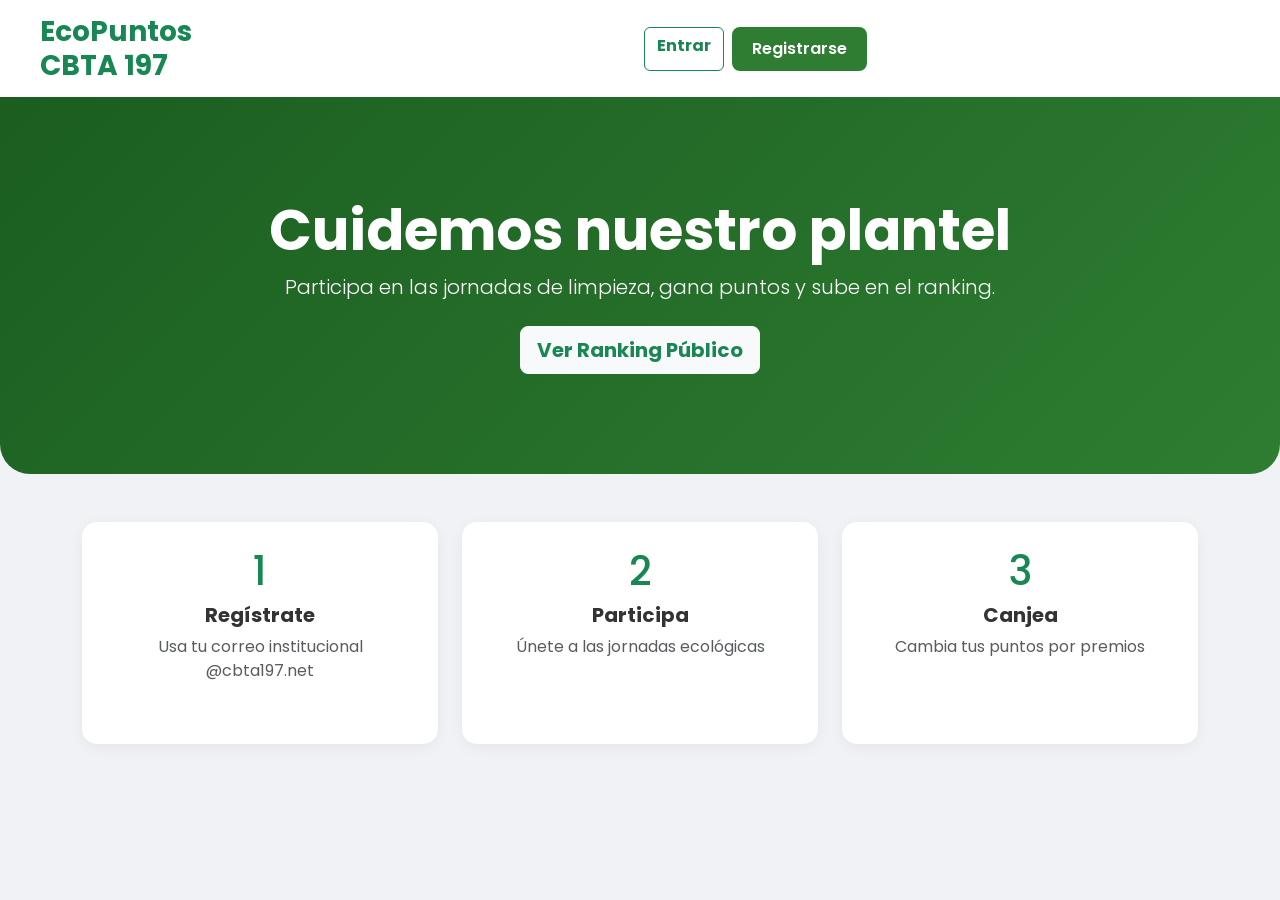
<file: index.html>
<!DOCTYPE html>
<html lang="es">
<head>
  <meta charset="UTF-8">
  <meta name="viewport" content="width=device-width, initial-scale=1.0">
  <title>Inicio - EcoPuntos CBTA 197</title>
  <link href="https://cdn.jsdelivr.net/npm/bootstrap@5.3.0/dist/css/bootstrap.min.css" rel="stylesheet">
  <link rel="stylesheet" href="css/estilos.css">
</head>
<body class="pagina-inicio">

  <div class="barra-superior">
    <h3 class="m-0 fw-bold text-success">EcoPuntos CBTA 197</h3>
    <div class="d-flex gap-2 w-100 w-md-auto justify-content-center">
      <a href="login.html" class="btn btn-outline-success fw-bold">Entrar</a>
      <a href="registro.html" class="btn boton-verde">Registrarse</a>
    </div>
  </div>

  <div class="hero">
    <h1 class="display-4 fw-bold">Cuidemos nuestro plantel</h1>
    <p class="lead mb-4">Participa en las jornadas de limpieza, gana puntos y sube en el ranking.</p>
    <a href="ranking.html?desde=inicio" class="btn btn-light btn-lg fw-bold text-success">Ver Ranking Público</a>
  </div>

  <div class="container my-5 text-center">
    <div class="row g-4">
      <div class="col-12 col-md-4">
        <div class="tarjeta h-100">
          <h1 class="text-success">1</h1>
          <h5 class="fw-bold">Regístrate</h5>
          <p class="text-muted">Usa tu correo institucional @cbta197.net</p>
        </div>
      </div>
      <div class="col-12 col-md-4">
        <div class="tarjeta h-100">
          <h1 class="text-success">2</h1>
          <h5 class="fw-bold">Participa</h5>
          <p class="text-muted">Únete a las jornadas ecológicas</p>
        </div>
      </div>
      <div class="col-12 col-md-4">
        <div class="tarjeta h-100">
          <h1 class="text-success">3</h1>
          <h5 class="fw-bold">Canjea</h5>
          <p class="text-muted">Cambia tus puntos por premios</p>
        </div>
      </div>
    </div>
  </div>

</body>
</html>
</file>
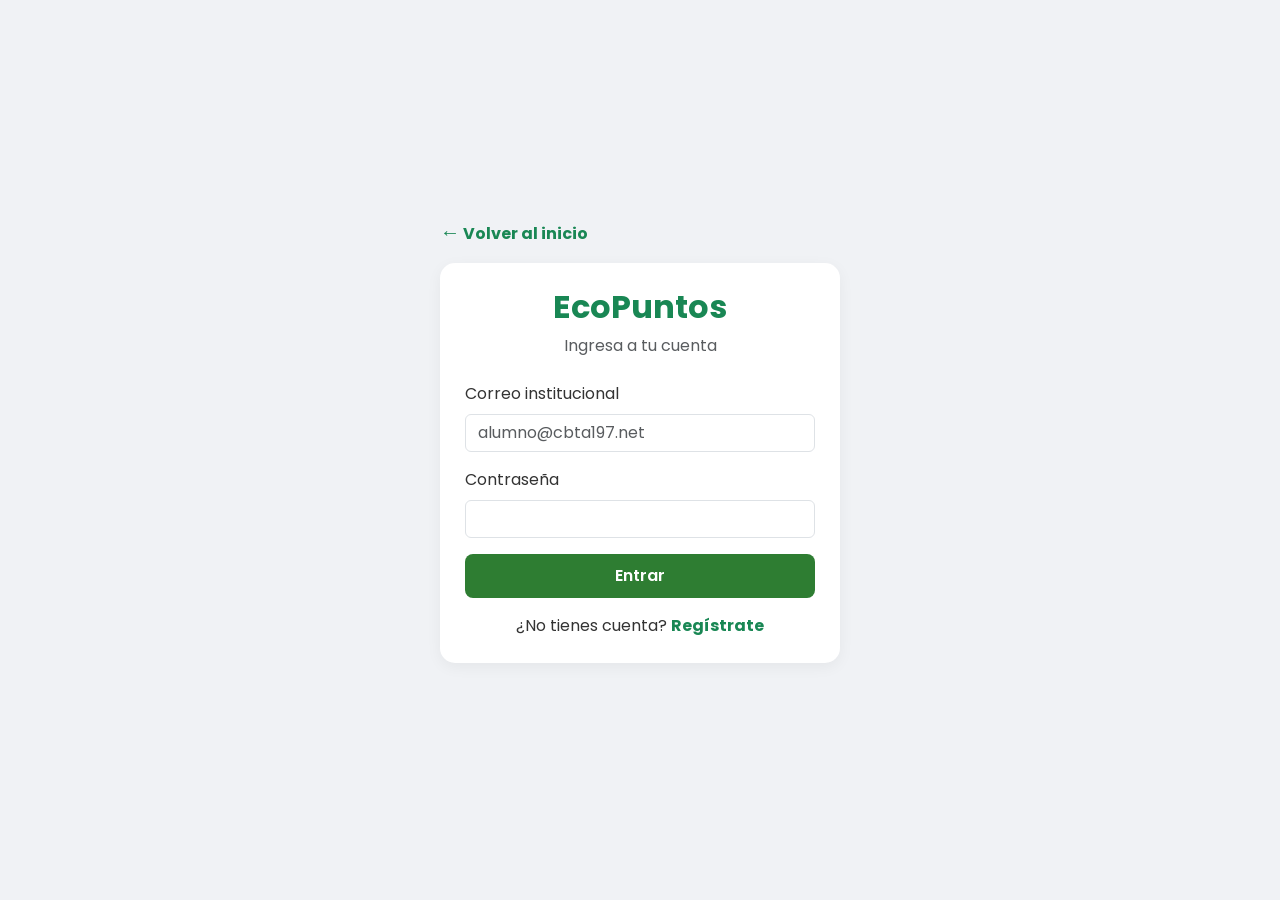
<file: login.html>
<!DOCTYPE html>
<html lang="es">
<head>
  <meta charset="UTF-8">
  <meta name="viewport" content="width=device-width, initial-scale=1.0">
  <title>Iniciar Sesión - EcoPuntos</title>
  <link href="https://cdn.jsdelivr.net/npm/bootstrap@5.3.0/dist/css/bootstrap.min.css" rel="stylesheet">
  <link rel="stylesheet" href="css/estilos.css">
</head>
<body class="d-flex align-items-center justify-content-center p-3" style="min-height: 100vh; background-color: #f0f2f5;">

  <div class="w-100" style="max-width: 400px;">
    
    <a href="index.html" class="text-success text-decoration-none fw-bold mb-3 d-inline-block">
      <span class="fs-5">←</span> Volver al inicio
    </a>

    <div class="tarjeta">
      <div class="text-center mb-4">
        <h2 class="fw-bold text-success">EcoPuntos</h2>
        <p class="text-muted">Ingresa a tu cuenta</p>
      </div>

      <form onsubmit="login(event)">
        <div class="mb-3">
          <label class="form-label">Correo institucional</label>
          <input type="email" class="form-control" id="correoLogin" placeholder="alumno@cbta197.net" required>
        </div>
        <div class="mb-3">
          <label class="form-label">Contraseña</label>
          <input type="password" class="form-control" id="passLogin" required>
        </div>
        <button type="submit" class="btn boton-verde w-100">Entrar</button>
      </form>

      <p class="text-center mt-3 mb-0">
        ¿No tienes cuenta? <a href="registro.html" class="text-success fw-bold text-decoration-none">Regístrate</a>
      </p>
    </div>

  </div>

  <script src="js/script.js"></script>
</body>
</html>
</file>
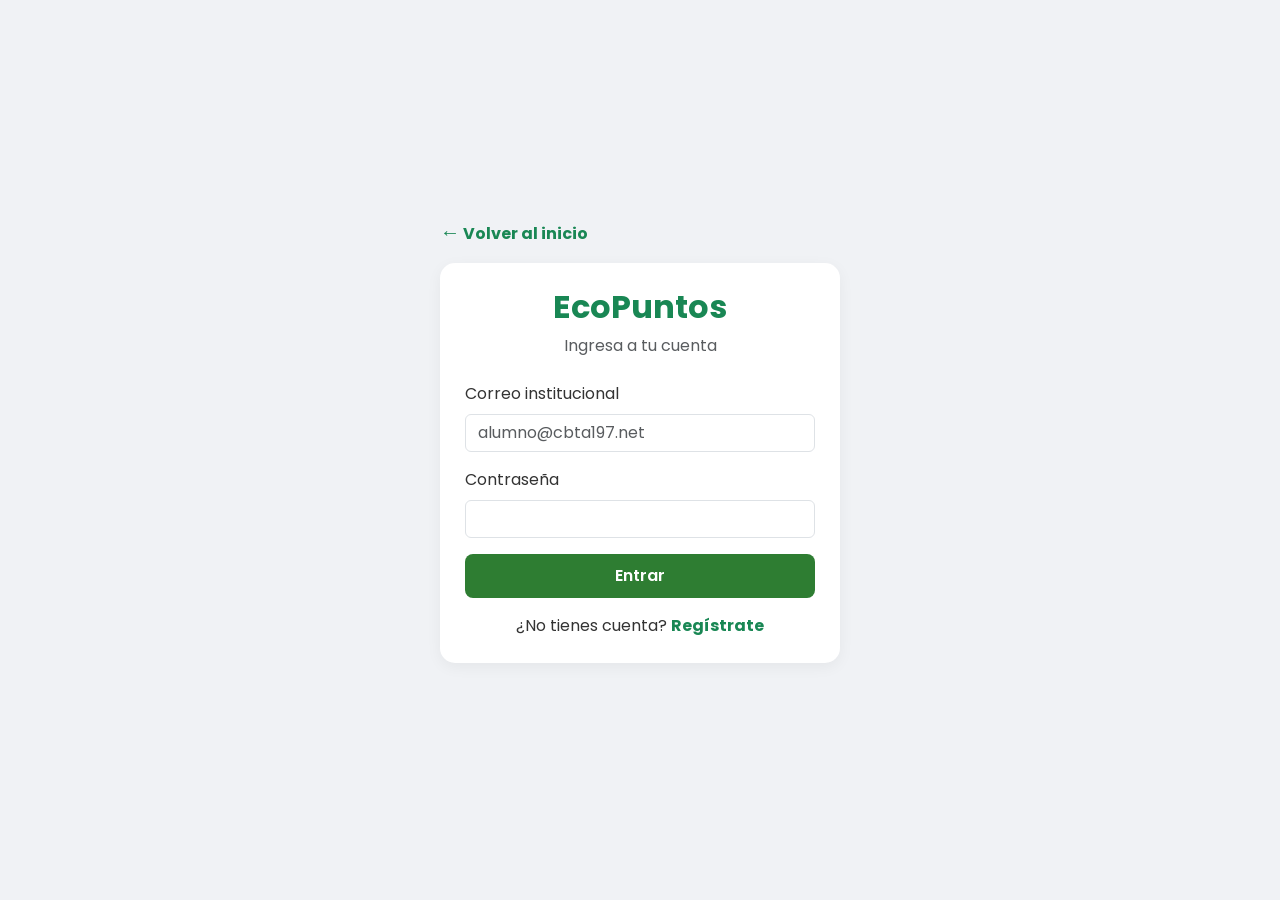
<file: maestro.html>
<!DOCTYPE html>
<html lang="es">
<head>
  <meta charset="UTF-8">
  <meta name="viewport" content="width=device-width, initial-scale=1.0">
  <title>Panel Maestro - EcoPuntos</title>
  <link href="https://cdn.jsdelivr.net/npm/bootstrap@5.3.0/dist/css/bootstrap.min.css" rel="stylesheet">
  <link rel="stylesheet" href="css/estilos.css">
</head>
<body>

  <div class="menu-lateral">
    <h2>EcoPuntos</h2>
    <a href="maestro.html" class="activo">Panel Maestro</a>
    <a href="ranking.html">Ranking</a>
    <a href="#" onclick="cerrarSesion()" class="mt-auto text-warning mt-md-auto mt-2">Cerrar Sesión</a>
  </div>

  <div class="contenido-principal">
    <h2 class="fw-bold mb-4">Gestión de Jornadas</h2>

    <div class="row g-4">
      <div class="col-12 col-md-5">
        <div class="tarjeta">
          <h5 class="fw-bold mb-3">Asignar puntos</h5>
          <form>
            <div class="mb-3">
              <label class="form-label">Grupo o alumno</label>
              <input type="text" class="form-control" placeholder="Ej. 5°ATP - Guillermo" required>
            </div>

            <div class="mb-3">
              <label class="form-label">Tipo de jornada</label>
              <select class="form-select">
                <option>Reciclaje de PET</option>
                <option>Limpieza de áreas verdes</option>
                <option>Separación de residuos</option>
              </select>
            </div>

            <div class="mb-3">
              <label class="form-label">Puntos a asignar</label>
              <input type="number" class="form-control" value="50" min="1" required>
            </div>

            <button type="submit" class="btn boton-verde w-100">Registrar jornada</button>
          </form>
        </div>
      </div>

      <div class="col-12 col-md-7">
        <div class="tarjeta">
          <h5 class="fw-bold mb-3">Registros recientes</h5>
          <div class="table-responsive">
            <table class="table table-hover">
              <thead>
                <tr>
                  <th>Grupo</th>
                  <th>Jornada</th>
                  <th>Puntos</th>
                  <th>Acción</th>
                </tr>
              </thead>
              <tbody>
                <tr>
                  <td>5°ATP</td>
                  <td>Reciclaje PET</td>
                  <td class="text-success fw-bold">+50</td>
                  <td><button class="btn btn-sm btn-outline-danger">Anular</button></td>
                </tr>
                <tr>
                  <td>3°B</td>
                  <td>Limpieza</td>
                  <td class="text-success fw-bold">+100</td>
                  <td><button class="btn btn-sm btn-outline-danger">Anular</button></td>
                </tr>
                <tr>
                  <td>1°A</td>
                  <td>Separación</td>
                  <td class="text-success fw-bold">+75</td>
                  <td><button class="btn btn-sm btn-outline-danger">Anular</button></td>
                </tr>
              </tbody>
            </table>
          </div>
        </div>
      </div>
    </div>
  </div>

  <script src="js/script.js"></script>
  <script>
    protegerPagina();
  </script>
</body>
</html>
</file>
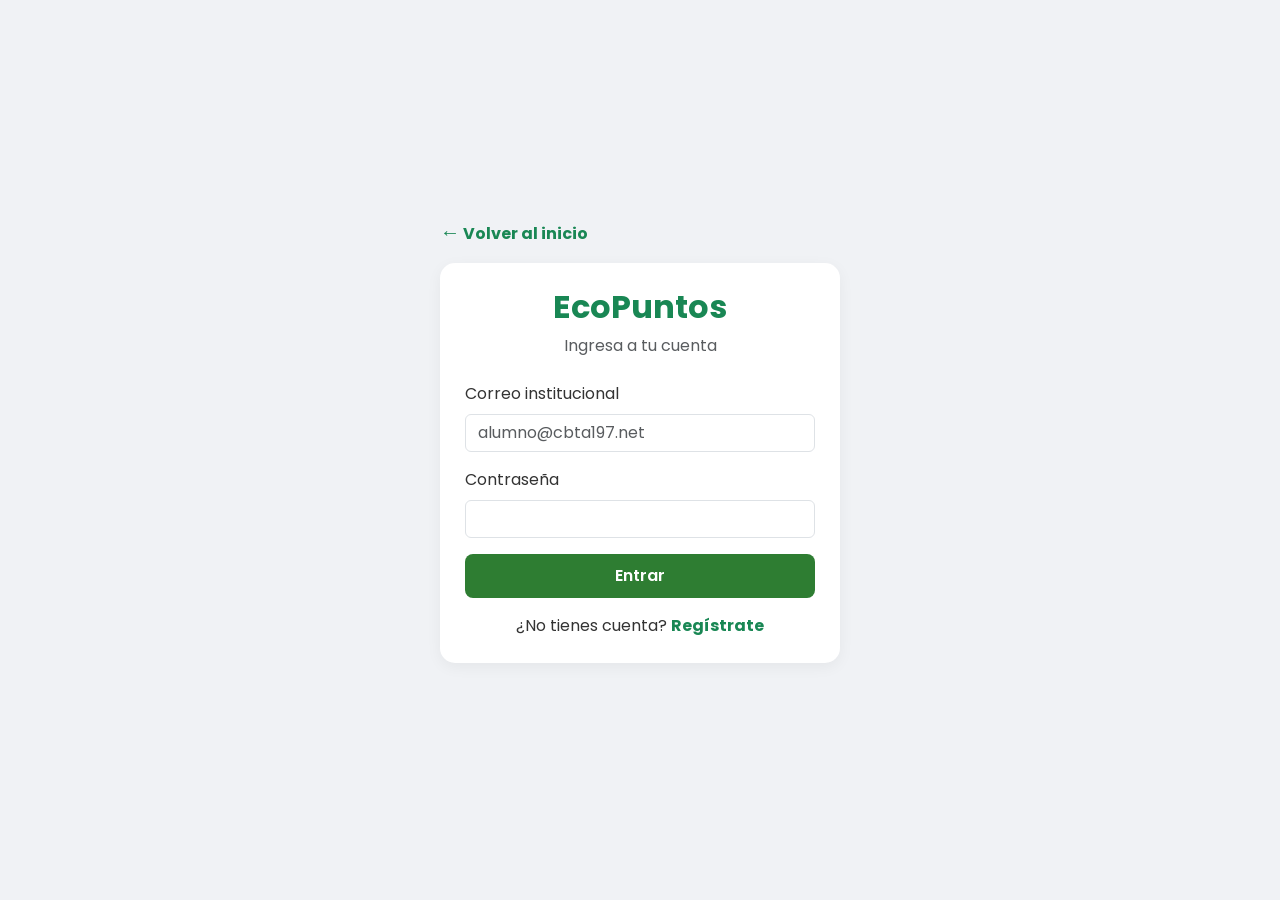
<file: perfil.html>
<!DOCTYPE html>
<html lang="es">
<head>
  <meta charset="UTF-8">
  <meta name="viewport" content="width=device-width, initial-scale=1.0">
  <title>Mi Perfil - EcoPuntos</title>
  <link href="https://cdn.jsdelivr.net/npm/bootstrap@5.3.0/dist/css/bootstrap.min.css" rel="stylesheet">
  <link rel="stylesheet" href="css/estilos.css">
</head>
<body>

  <div class="menu-lateral">
    <h2>EcoPuntos</h2>
    <a href="perfil.html" class="activo">Mi Perfil</a>
    <a href="ranking.html">Ranking</a>
    <a href="tienda.html">Tienda</a>
    <a href="#" onclick="cerrarSesion()" class="mt-auto text-warning mt-md-auto mt-2">Cerrar Sesión</a>
  </div>

  <div class="contenido-principal">
    <h2 class="fw-bold mb-4">Hola, <span id="nombrePerfil">...</span></h2>

    <div class="row g-4">
      <div class="col-12 col-md-5">
        <div class="tarjeta tarjeta-puntos text-center">
          <h5 class="fw-light">Mis Puntos Totales</h5>
          <h1 class="display-3 fw-bold" id="puntosPerfil">0</h1>
          <p class="m-0">Posición actual: <strong id="posicionPerfil">#--</strong></p>
        </div>
      </div>

      <div class="col-12 col-md-7">
        <div class="tarjeta">
          <h5 class="fw-bold mb-3">Mis Datos</h5>
          <p><strong>Correo:</strong> <span id="correoPerfil"></span></p>
          <p><strong>Grupo:</strong> <span id="grupoPerfil"></span></p>
          <hr>
          <a href="tienda.html" class="btn boton-verde w-100">Ir a la Tienda de Premios</a>
        </div>
      </div>
    </div>

    <div class="tarjeta mt-2">
      <h5 class="fw-bold mb-3">Historial de Actividades</h5>
      <ul class="list-group list-group-flush">
        <li class="list-group-item d-flex justify-content-between align-items-center">
          Reciclaje de PET <span class="badge bg-success rounded-pill">+50 pts</span>
        </li>
        <li class="list-group-item d-flex justify-content-between align-items-center">
          Limpieza de áreas verdes <span class="badge bg-success rounded-pill">+100 pts</span>
        </li>
        <li class="list-group-item d-flex justify-content-between align-items-center">
          Separación de residuos <span class="badge bg-success rounded-pill">+75 pts</span>
        </li>
      </ul>
    </div>
  </div>

  <script src="js/script.js"></script>
  <script>
    protegerPagina();
    mostrarPerfil();
  </script>
</body>
</html>
</file>
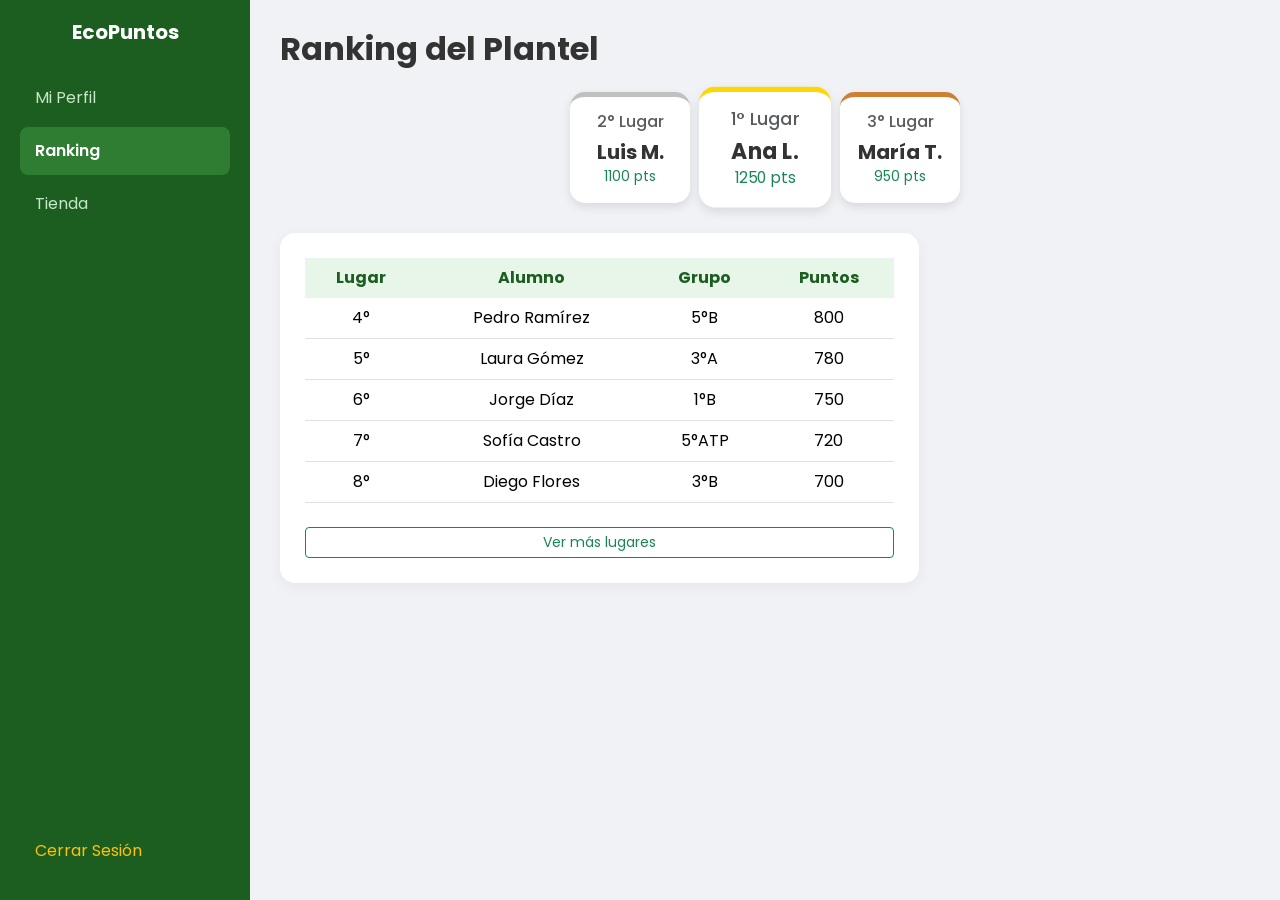
<file: ranking.html>
<!DOCTYPE html>
<html lang="es">
<head>
  <meta charset="UTF-8">
  <meta name="viewport" content="width=device-width, initial-scale=1.0">
  <title>Ranking - EcoPuntos</title>
  <link href="https://cdn.jsdelivr.net/npm/bootstrap@5.3.0/dist/css/bootstrap.min.css" rel="stylesheet">
  <link rel="stylesheet" href="css/estilos.css">
</head>
<body>

  <div class="menu-lateral">
    <h2>EcoPuntos</h2>
    <a href="perfil.html">Mi Perfil</a>
    <a href="ranking.html" class="activo">Ranking</a>
    <a href="tienda.html">Tienda</a>
    <a href="#" onclick="cerrarSesion()" class="mt-auto text-warning mt-md-auto mt-2">Cerrar Sesión</a>
  </div>

  <div class="contenido-principal">
    <h2 class="fw-bold mb-4">Ranking del Plantel</h2>

    <div class="tarjeta text-center p-5" id="mensajeBloqueo" style="display: none;">
      <h1 class="text-success display-1">🔒</h1>
      <h3 class="fw-bold mt-3">Debes iniciar sesión</h3>
      <p class="text-muted mb-4">Para poder ver tu posición y los puntos de tu grupo, primero ingresa a tu cuenta o regístrate.</p>
      <a href="login.html" class="btn boton-verde px-4 py-2 me-2">Iniciar Sesión</a>
      <a href="registro.html" class="btn btn-outline-success px-4 py-2">Registrarse</a>
    </div>

    <div id="contenedorRanking">
      
      <div class="podio">
        <div class="podio-item podio-2">
          <h6 class="text-muted">2° Lugar</h6>
          <h5 class="fw-bold m-0">Luis M.</h5>
          <small class="text-success">1100 pts</small>
        </div>
        <div class="podio-item podio-1">
          <h6 class="text-muted">1° Lugar</h6>
          <h5 class="fw-bold m-0">Ana L.</h5>
          <small class="text-success">1250 pts</small>
        </div>
        <div class="podio-item podio-3">
          <h6 class="text-muted">3° Lugar</h6>
          <h5 class="fw-bold m-0">María T.</h5>
          <small class="text-success">950 pts</small>
        </div>
      </div>

      <div class="row g-4">
        <div class="col-12 col-md-8">
          <div class="tarjeta">
            <div class="table-responsive">
              <table class="table table-hover tabla-ranking text-center">
                <thead>
                  <tr>
                    <th>Lugar</th>
                    <th>Alumno</th>
                    <th>Grupo</th>
                    <th>Puntos</th>
                  </tr>
                </thead>
                <tbody>
                  <tr><td>4°</td><td>Pedro Ramírez</td><td>5°B</td><td>800</td></tr>
                  <tr><td>5°</td><td>Laura Gómez</td><td>3°A</td><td>780</td></tr>
                  <tr><td>6°</td><td>Jorge Díaz</td><td>1°B</td><td>750</td></tr>
                  <tr><td>7°</td><td>Sofía Castro</td><td>5°ATP</td><td>720</td></tr>
                  <tr><td>8°</td><td>Diego Flores</td><td>3°B</td><td>700</td></tr>
                </tbody>
              </table>
            </div>
            <div class="text-center mt-2">
              <button class="btn btn-outline-success btn-sm w-100 w-md-auto">Ver más lugares</button>
            </div>
          </div>
        </div>

        <div class="col-12 col-md-4">
          <div class="tarjeta" id="panelMiPosicion" style="display: none; border-left: 5px solid #43a047;">
            <h6 class="text-muted fw-bold">TU POSICIÓN ACTUAL</h6>
            <div class="d-flex align-items-center mt-2">
              <h1 class="display-4 fw-bold text-success m-0 me-3" id="miPosicionNum">--</h1>
              <div>
                <p class="fw-bold m-0" id="miNombre">--</p>
                <small class="text-muted" id="miPuntos">-- pts</small>
              </div>
            </div>
          </div>
        </div>
      </div>

    </div>

  </div>

  <script src="js/script.js"></script>
  <script>
    controlarVistaRanking();
  </script>
</body>
</html>
</file>
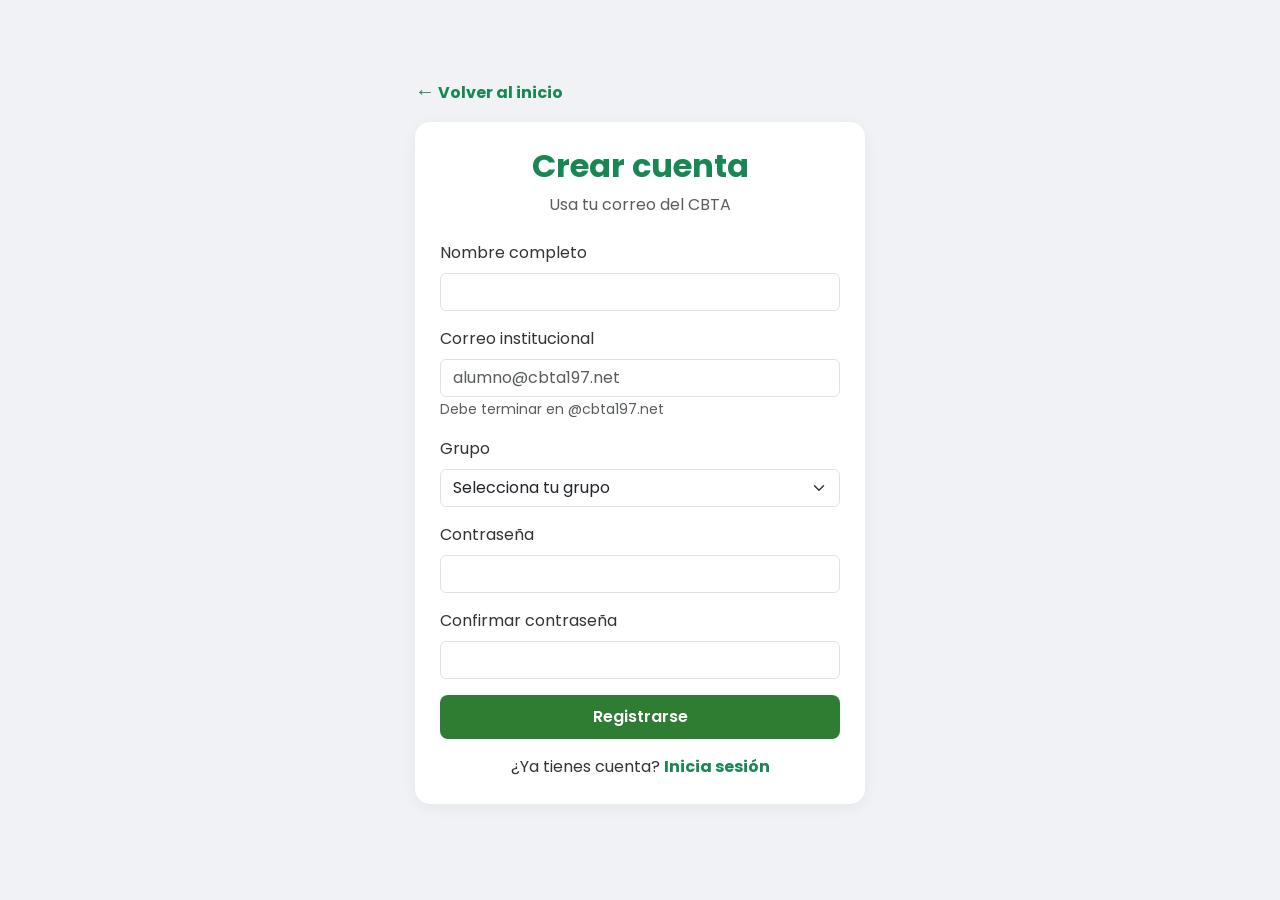
<file: registro.html>
<!DOCTYPE html>
<html lang="es">
<head>
  <meta charset="UTF-8">
  <meta name="viewport" content="width=device-width, initial-scale=1.0">
  <title>Registro - EcoPuntos</title>
  <link href="https://cdn.jsdelivr.net/npm/bootstrap@5.3.0/dist/css/bootstrap.min.css" rel="stylesheet">
  <link rel="stylesheet" href="css/estilos.css">
</head>
<body class="d-flex align-items-center justify-content-center p-3" style="min-height: 100vh; background-color: #f0f2f5;">

  <div class="w-100" style="max-width: 450px;">
    
    <a href="index.html" class="text-success text-decoration-none fw-bold mb-3 d-inline-block">
      <span class="fs-5">←</span> Volver al inicio
    </a>

    <div class="tarjeta">
      <div class="text-center mb-4">
        <h2 class="fw-bold text-success">Crear cuenta</h2>
        <p class="text-muted">Usa tu correo del CBTA</p>
      </div>

      <form onsubmit="registrar(event)">
        <div class="mb-3">
          <label class="form-label">Nombre completo</label>
          <input type="text" class="form-control" id="nombre" required>
        </div>

        <div class="mb-3">
          <label class="form-label">Correo institucional</label>
          <input type="email" class="form-control" id="correo" placeholder="alumno@cbta197.net" required>
          <small class="text-muted">Debe terminar en @cbta197.net</small>
        </div>

        <div class="mb-3">
          <label class="form-label">Grupo</label>
          <select class="form-select" id="grupo" required>
            <option value="">Selecciona tu grupo</option>
            <option>1°A</option>
            <option>1°B</option>
            <option>1°C</option>
            <option>1°D</option>
            <option>1°E</option>
            <option>1°F</option>
            <option>1°G</option>
            <option>1°H</option>
            <option>1°I</option>
            <option>1°J</option>
            <option>1°K</option>
            <option>3°ATAE</option>
            <option>3°ATAP</option>
            <option>3°ATB</option>
            <option>3°ATP</option>
            <option>3°ATPIA</option>
            <option>3°BTAE</option>
            <option>3°BTAP</option>
            <option>3°BTB</option>
            <option>3°BTPIA</option>
            <option>3°CTAE</option>
            <option>3°CTAP</option>
            <option>5°ATAE</option>
            <option>5°ATAP</option>
            <option>5°ATB</option>
            <option>5°ATP</option>
            <option>5°ATPIA</option>
            <option>5°BTAE</option>
            <option>5°BTAP</option>
            <option>5°BTB</option>
            <option>5°BTPIA</option>
            <option>5°CTAE</option>
            <option>5°CTAP</option>
          </select>
        </div>

        <div class="mb-3">
          <label class="form-label">Contraseña</label>
          <input type="password" class="form-control" id="pass1" required>
        </div>

        <div class="mb-3">
          <label class="form-label">Confirmar contraseña</label>
          <input type="password" class="form-control" id="pass2" required>
        </div>

        <button type="submit" class="btn boton-verde w-100">Registrarse</button>
      </form>

      <p class="text-center mt-3 mb-0">
        ¿Ya tienes cuenta? <a href="login.html" class="text-success fw-bold text-decoration-none">Inicia sesión</a>
      </p>
    </div>

  </div>

  <script src="js/script.js"></script>
</body>
</html>
</file>
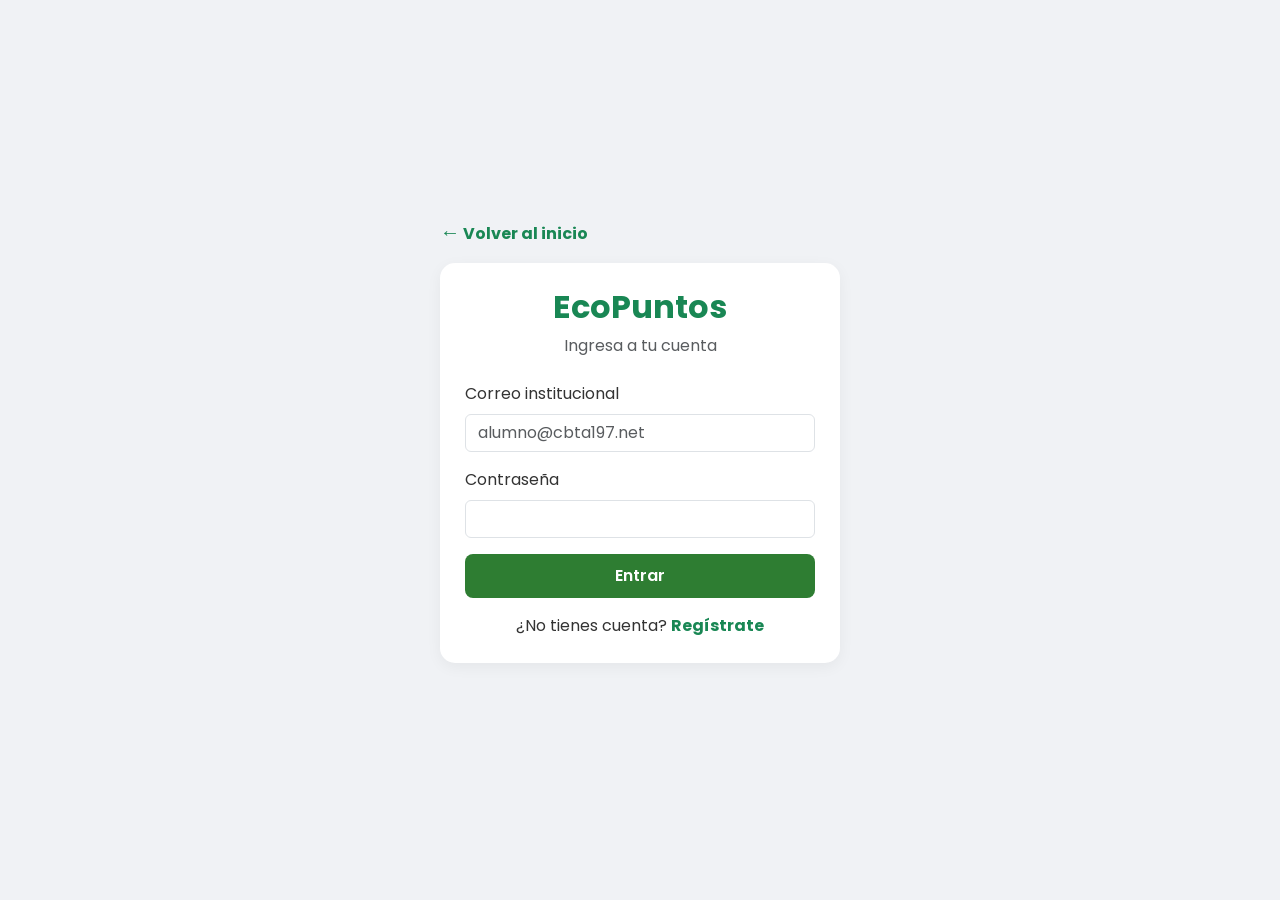
<file: tienda.html>
<!DOCTYPE html>
<html lang="es">
<head>
  <meta charset="UTF-8">
  <meta name="viewport" content="width=device-width, initial-scale=1.0">
  <title>Tienda - EcoPuntos</title>
  <link href="https://cdn.jsdelivr.net/npm/bootstrap@5.3.0/dist/css/bootstrap.min.css" rel="stylesheet">
  <link rel="stylesheet" href="css/estilos.css">
</head>
<body>

  <div class="menu-lateral">
    <h2>EcoPuntos</h2>
    <a href="perfil.html">Mi Perfil</a>
    <a href="ranking.html">Ranking</a>
    <a href="tienda.html" class="activo">Tienda</a>
    <a href="#" onclick="cerrarSesion()" class="mt-auto text-warning mt-md-auto mt-2">Cerrar Sesión</a>
  </div>

  <div class="contenido-principal">
    <div class="d-flex flex-column flex-md-row justify-content-between align-items-md-center mb-4 gap-3">
      <h2 class="fw-bold m-0">Tienda de Premios</h2>
      <span class="badge bg-success p-3 fs-6" id="puntosTienda">0 pts</span>
    </div>

    <div class="row g-4">
      <div class="col-12 col-md-4">
        <div class="tarjeta text-center h-100">
          <h5 class="fw-bold">Diploma de Reconocimiento</h5>
          <p class="text-muted small">Reconocimiento oficial por cuidar el plantel.</p>
          <h3 class="text-success fw-bold">100 pts</h3>
          <button class="btn boton-verde w-100 mt-2">Canjear</button>
        </div>
      </div>
      <div class="col-12 col-md-4">
        <div class="tarjeta text-center h-100">
          <h5 class="fw-bold">Kit Ecológico</h5>
          <p class="text-muted small">Cuadernos reciclados y bolígrafos ecológicos.</p>
          <h3 class="text-success fw-bold">250 pts</h3>
          <button class="btn boton-verde w-100 mt-2">Canjear</button>
        </div>
      </div>
      <div class="col-12 col-md-4">
        <div class="tarjeta text-center h-100 opacity-50">
          <h5 class="fw-bold">Pase VIP Biblioteca</h5>
          <p class="text-muted small">Acceso preferencial por una semana.</p>
          <h3 class="text-success fw-bold">500 pts</h3>
          <button class="btn btn-secondary w-100 mt-2" disabled>Bloqueado</button>
        </div>
      </div>
    </div>
  </div>

  <script src="js/script.js"></script>
  <script>
    protegerPagina();
    var datos = localStorage.getItem("alumno");
    if (datos) {
      var alumno = JSON.parse(datos);
      document.getElementById("puntosTienda").innerHTML = alumno.puntos + " pts";
    }
  </script>
</body>
</html>
</file>
<file: css/estilos.css>
@import url('https://fonts.googleapis.com/css2?family=Poppins:wght@300;400;600;700&display=swap');

:root {
  --verde-oscuro: #1b5e20;
  --verde-principal: #2e7d32;
  --verde-claro: #e8f5e9;
  --gris-fondo: #f0f2f5;
  --texto-oscuro: #333;
}

body {
  font-family: 'Poppins', sans-serif;
  background-color: var(--gris-fondo);
  color: var(--texto-oscuro);
  margin: 0;
  display: flex;
  min-height: 100vh;
}

.menu-lateral {
  width: 250px;
  background-color: var(--verde-oscuro);
  color: white;
  display: flex;
  flex-direction: column;
  padding: 20px;
  position: fixed;
  height: 100vh;
  left: 0;
  top: 0;
  z-index: 1000;
}

.menu-lateral h2 {
  font-size: 20px;
  text-align: center;
  margin-bottom: 30px;
  font-weight: 700;
}

.menu-lateral a {
  color: #c8e6c9;
  text-decoration: none;
  padding: 12px 15px;
  border-radius: 8px;
  margin-bottom: 5px;
  font-weight: 400;
  transition: 0.3s;
}

.menu-lateral a:hover, .menu-lateral a.activo {
  background-color: var(--verde-principal);
  color: white;
  font-weight: 600;
}

.contenido-principal {
  margin-left: 250px;
  padding: 30px;
  width: calc(100% - 250px);
}

.tarjeta {
  background: white;
  border-radius: 15px;
  padding: 25px;
  box-shadow: 0 4px 15px rgba(0,0,0,0.05);
  margin-bottom: 20px;
  border: none;
}

.tarjeta-puntos {
  background: linear-gradient(135deg, var(--verde-principal), #43a047);
  color: white;
}

.tabla-ranking th {
  background-color: var(--verde-claro);
  color: var(--verde-oscuro);
  border: none;
}

.tabla-ranking td {
  vertical-align: middle;
}

.podio {
  display: flex;
  justify-content: center;
  align-items: flex-end;
  gap: 15px;
  margin-bottom: 30px;
}

.podio-item {
  text-align: center;
  background: white;
  padding: 15px;
  border-radius: 15px;
  box-shadow: 0 4px 10px rgba(0,0,0,0.1);
  width: 120px;
}

.podio-1 { border-top: 5px solid #ffd700; transform: scale(1.1); }
.podio-2 { border-top: 5px solid #c0c0c0; }
.podio-3 { border-top: 5px solid #cd7f32; }

.boton-verde {
  background-color: var(--verde-principal);
  color: white;
  border: none;
  border-radius: 8px;
  padding: 10px 20px;
  font-weight: 600;
  transition: 0.3s;
}

.boton-verde:hover {
  background-color: var(--verde-oscuro);
  color: white;
}

.pagina-inicio {
  width: 100%;
  display: flex;
  flex-direction: column;
}

.barra-superior {
  background: white;
  padding: 15px 40px;
  display: flex;
  justify-content: space-between;
  align-items: center;
  box-shadow: 0 2px 10px rgba(0,0,0,0.05);
}

.hero {
  background: linear-gradient(135deg, var(--verde-oscuro), var(--verde-principal));
  color: white;
  padding: 100px 20px;
  text-align: center;
  border-radius: 0 0 30px 30px;
}

@media (max-width: 768px) {
  body {
    flex-direction: column;
  }

  .menu-lateral {
    width: 100%;
    height: auto;
    position: relative;
    flex-direction: row;
    padding: 10px;
    overflow-x: auto;
    white-space: nowrap;
    align-items: center;
  }
  
  .menu-lateral h2 {
    display: none;
  }

  .menu-lateral a {
    margin-bottom: 0;
    margin-right: 10px;
    padding: 8px 12px;
    font-size: 14px;
  }

  .contenido-principal {
    margin-left: 0;
    width: 100%;
    padding: 15px;
  }

  .podio {
    flex-direction: column;
    align-items: center;
    gap: 10px;
  }

  .podio-item {
    width: 100%;
    max-width: 300px;
  }

  .podio-1 {
    transform: scale(1);
  }

  .barra-superior {
    padding: 15px 20px;
    flex-direction: column;
    gap: 15px;
    text-align: center;
  }

  .hero {
    padding: 60px 20px;
  }
}
</file>
